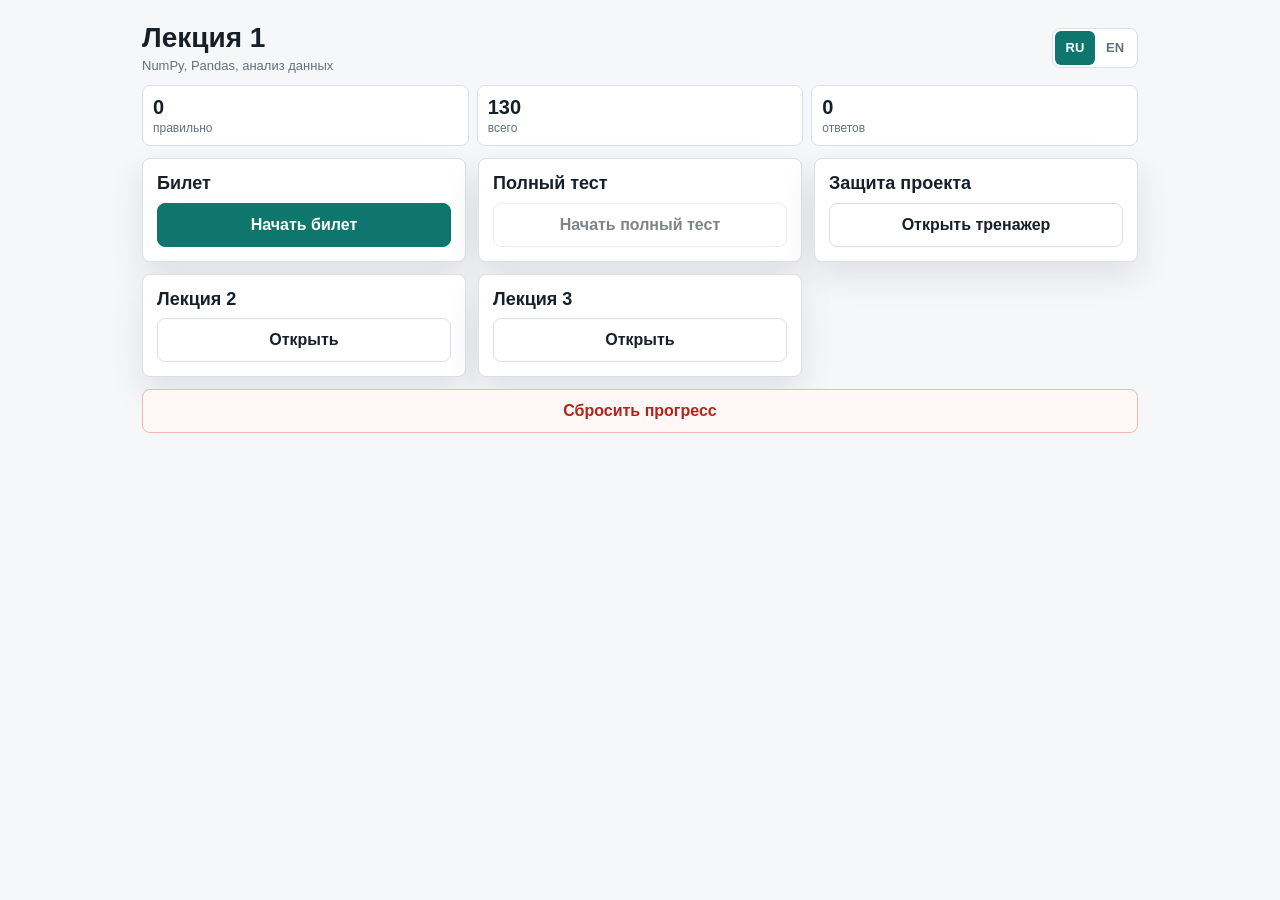
<file: index.html>
<!doctype html>
<html lang="ru">
<head>
  <meta charset="utf-8">
  <meta name="viewport" content="width=device-width, initial-scale=1">
  <title>Лекция 1: карточки NumPy и Pandas</title>
  <meta name="description" content="Mobile-first тренажер по первой лекции: NumPy, Pandas, базовый анализ данных.">
  <link rel="icon" href="data:image/svg+xml,%3Csvg xmlns='http://www.w3.org/2000/svg' viewBox='0 0 64 64'%3E%3Crect width='64' height='64' rx='12' fill='%230f766e'/%3E%3Ctext x='32' y='42' text-anchor='middle' font-size='30' font-family='Arial' font-weight='700' fill='white'%3E1%3C/text%3E%3C/svg%3E">
  <link rel="stylesheet" href="./styles.css">
</head>
<body>
  <main id="app" class="app" aria-live="polite"></main>
  <script src="./cards-extra.js"></script>
  <script src="./cards-i18n.js"></script>
  <script src="./app.js"></script>
</body>
</html>
</file>
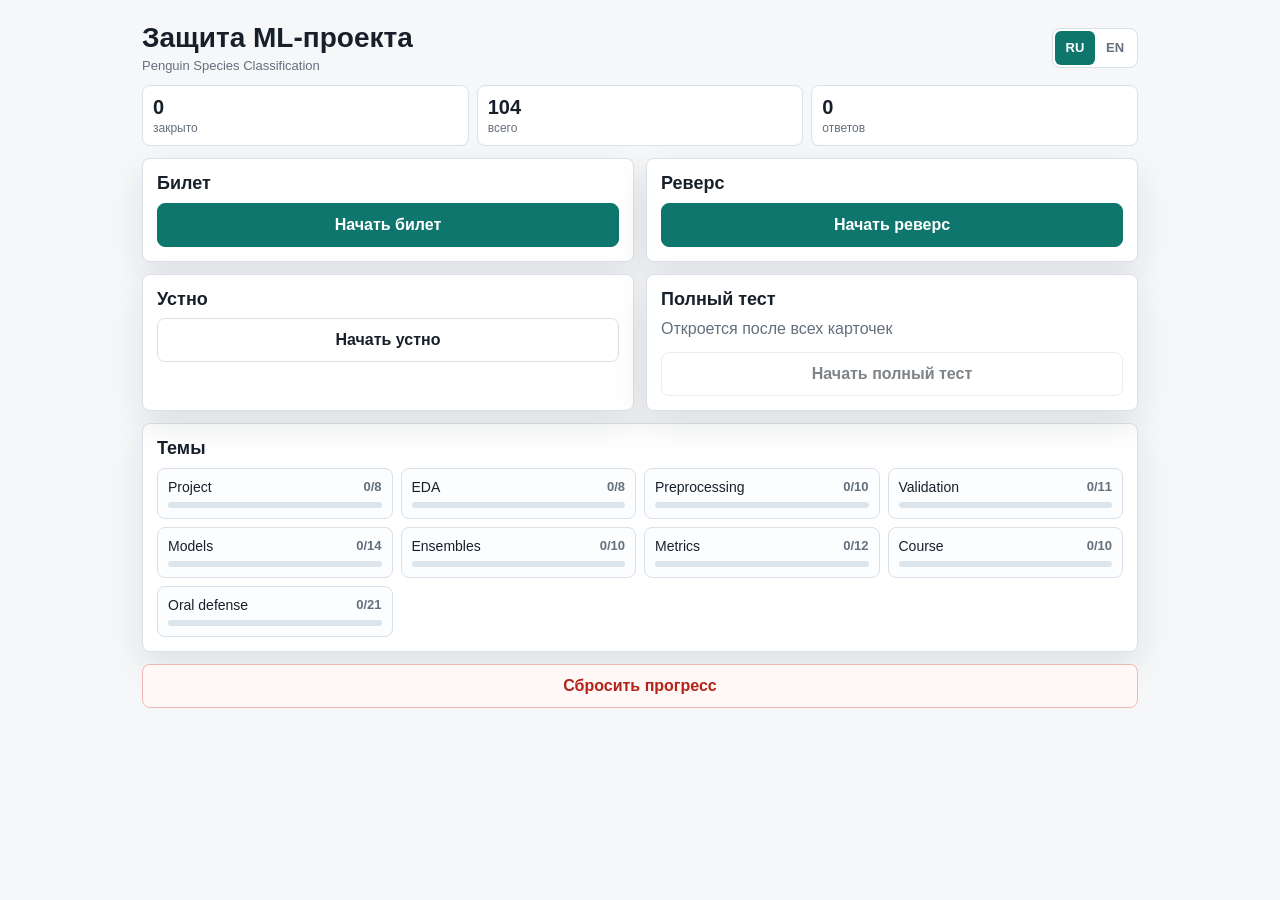
<file: defense/index.html>
<!doctype html>
<html lang="ru">
<head>
  <meta charset="utf-8">
  <meta name="viewport" content="width=device-width, initial-scale=1">
  <title>Защита ML-проекта: тренажер</title>
  <meta name="description" content="Тренажер для подготовки к защите ML-проекта по классификации пингвинов.">
  <link rel="icon" href="data:image/svg+xml,%3Csvg xmlns='http://www.w3.org/2000/svg' viewBox='0 0 64 64'%3E%3Crect width='64' height='64' rx='12' fill='%230b766e'/%3E%3Ccircle cx='32' cy='32' r='17' fill='white'/%3E%3C/svg%3E">
  <link rel="stylesheet" href="./styles.css">
</head>
<body>
  <main id="app" class="app" aria-live="polite"></main>
  <script src="./cards.js"></script>
  <script src="./app.js"></script>
</body>
</html>
</file>
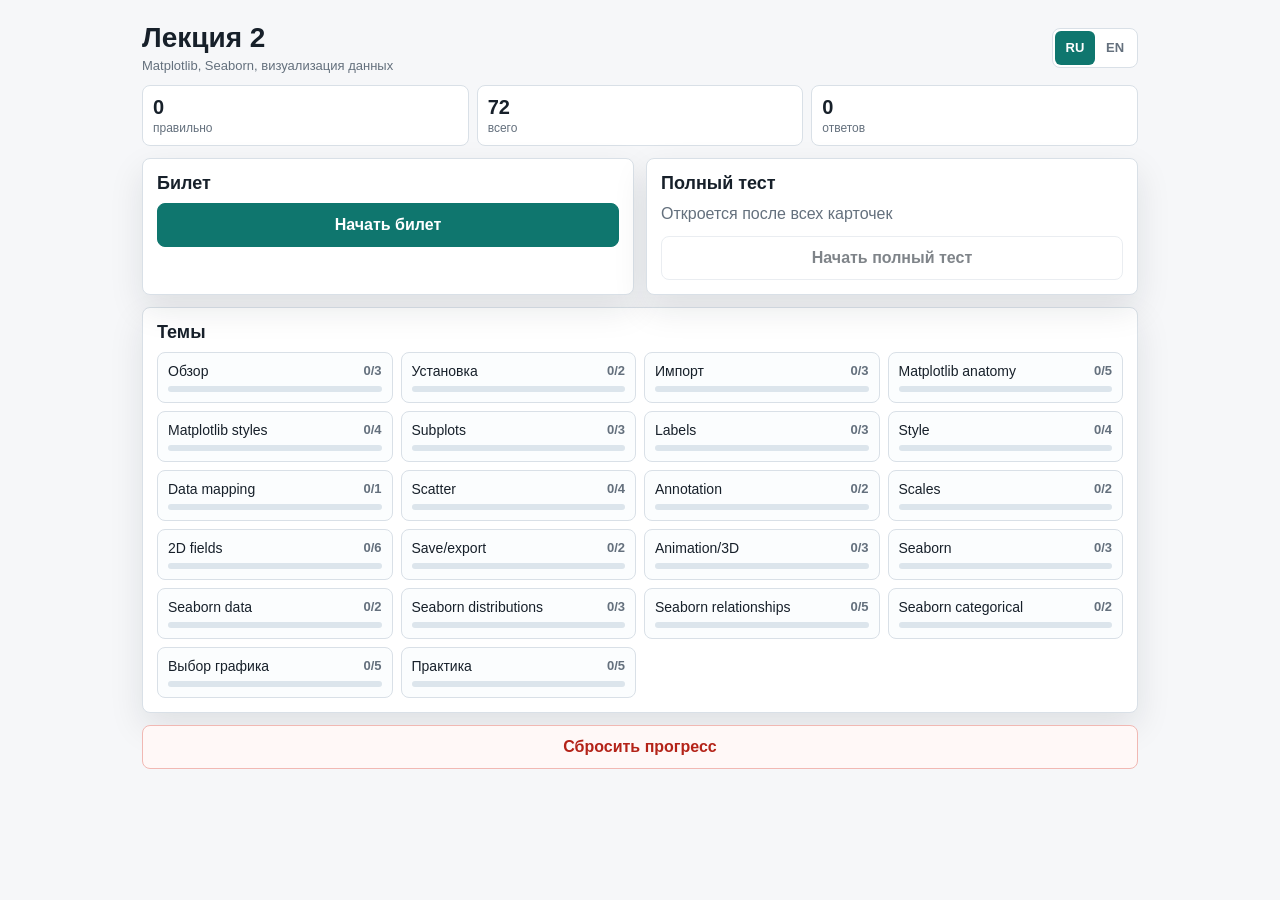
<file: lecture02/index.html>
<!doctype html>
<html lang="ru">
<head>
  <meta charset="utf-8">
  <meta name="viewport" content="width=device-width, initial-scale=1">
  <title>Лекция 2: карточки Matplotlib и Seaborn</title>
  <meta name="description" content="Mobile-first тренажер по второй лекции: Matplotlib, Seaborn и визуализация данных.">
  <link rel="icon" href="data:image/svg+xml,%3Csvg xmlns='http://www.w3.org/2000/svg' viewBox='0 0 64 64'%3E%3Crect width='64' height='64' rx='12' fill='%230f766e'/%3E%3Ccircle cx='32' cy='32' r='18' fill='white'/%3E%3C/svg%3E">
  <link rel="stylesheet" href="./styles.css">
</head>
<body>
  <main id="app" class="app" aria-live="polite"></main>
  <script src="./cards.js"></script>
  <script src="./app.js"></script>
</body>
</html>
</file>
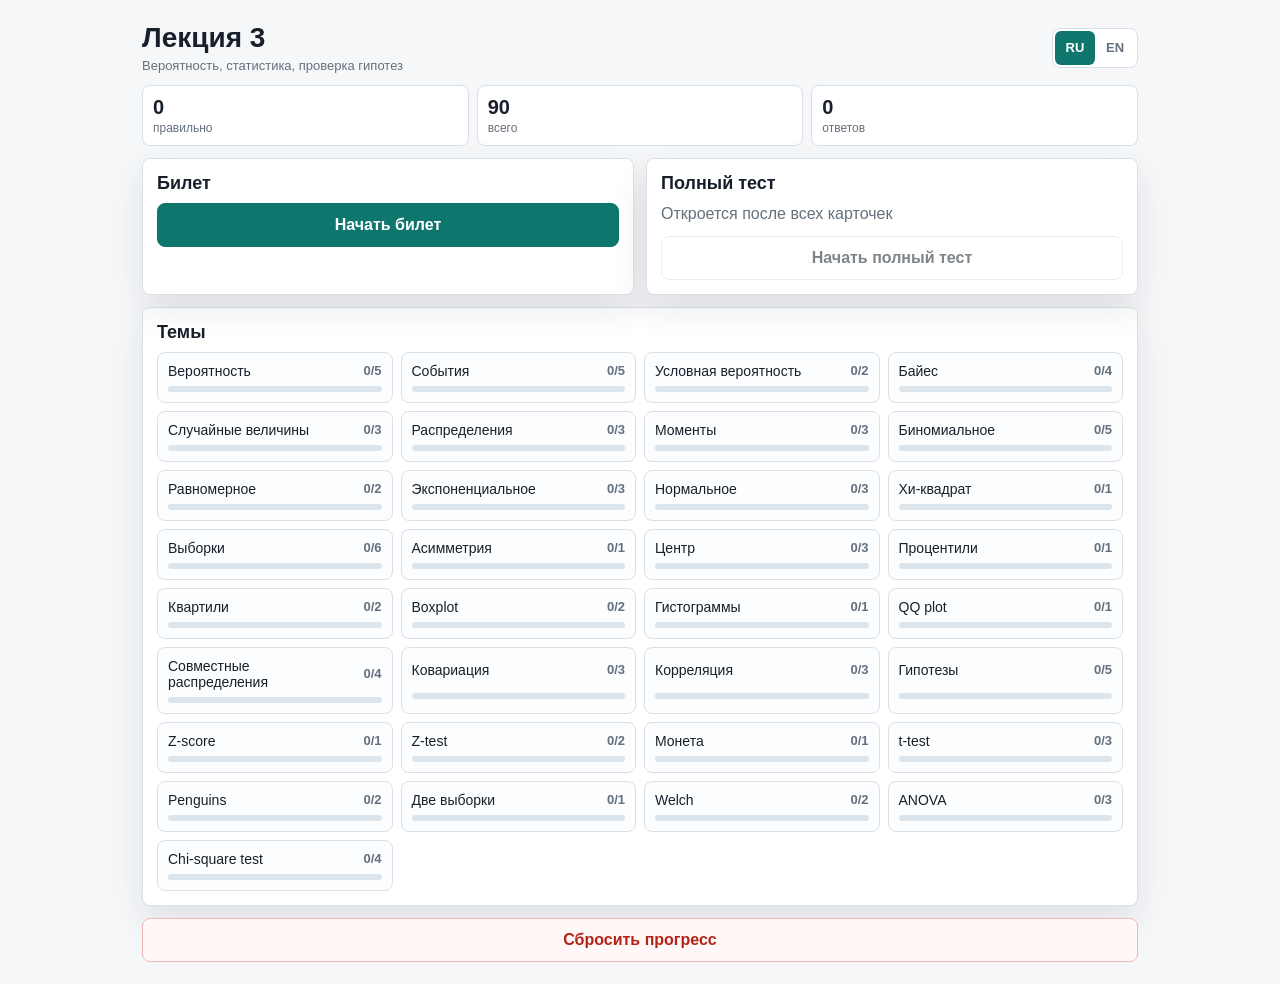
<file: lecture03/index.html>
<!doctype html>
<html lang="ru">
<head>
  <meta charset="utf-8">
  <meta name="viewport" content="width=device-width, initial-scale=1">
  <title>Лекция 3: карточки Probability and Statistics</title>
  <meta name="description" content="Mobile-first тренажер по третьей лекции: вероятность, статистика и проверка гипотез.">
  <link rel="icon" href="data:image/svg+xml,%3Csvg xmlns='http://www.w3.org/2000/svg' viewBox='0 0 64 64'%3E%3Crect width='64' height='64' rx='12' fill='%230f766e'/%3E%3Ccircle cx='32' cy='32' r='18' fill='white'/%3E%3C/svg%3E">
  <link rel="stylesheet" href="./styles.css">
</head>
<body>
  <main id="app" class="app" aria-live="polite"></main>
  <script src="./cards.js"></script>
  <script src="./app.js"></script>
</body>
</html>
</file>
<file: styles.css>
:root {
  color-scheme: light;
  --bg: #f6f7f9;
  --panel: #ffffff;
  --panel-2: #eef4f8;
  --text: #17202a;
  --muted: #64707d;
  --line: #d9e0e7;
  --accent: #0f766e;
  --accent-2: #2563eb;
  --good: #15803d;
  --bad: #b42318;
  --warn: #a15c00;
  --shadow: 0 14px 34px rgba(21, 30, 43, 0.10);
  --radius: 8px;
}

* {
  box-sizing: border-box;
}

html,
body {
  min-height: 100%;
}

body {
  margin: 0;
  background: var(--bg);
  color: var(--text);
  font-family: Arial, Helvetica, sans-serif;
  letter-spacing: 0;
}

button,
input {
  font: inherit;
}

.app {
  width: min(100%, 1040px);
  margin: 0 auto;
  padding: 14px;
}

.topbar {
  display: flex;
  align-items: center;
  justify-content: space-between;
  gap: 10px;
  margin-bottom: 12px;
}

.brand {
  min-width: 0;
}

.brand h1 {
  margin: 0;
  font-size: 20px;
  line-height: 1.15;
}

.brand p {
  margin: 4px 0 0;
  color: var(--muted);
  font-size: 13px;
}

.top-actions {
  display: flex;
  align-items: center;
  gap: 8px;
  flex: 0 0 auto;
}

.lang-toggle {
  display: inline-grid;
  grid-template-columns: repeat(2, 1fr);
  min-width: 86px;
  padding: 2px;
  border: 1px solid var(--line);
  border-radius: var(--radius);
  background: #ffffff;
}

.lang-toggle button {
  min-height: 34px;
  border: 0;
  border-radius: 6px;
  background: transparent;
  color: var(--muted);
  cursor: pointer;
  font-size: 13px;
  font-weight: 700;
}

.lang-toggle button.active {
  background: var(--accent);
  color: #ffffff;
}

.icon-btn,
.small-btn,
.primary-btn,
.ghost-btn,
.danger-btn,
.answer-btn {
  border: 1px solid var(--line);
  border-radius: var(--radius);
  background: var(--panel);
  color: var(--text);
  cursor: pointer;
  min-height: 44px;
}

.icon-btn {
  width: 44px;
  padding: 0;
  font-size: 18px;
}

.small-btn {
  padding: 8px 11px;
  min-height: 38px;
  font-size: 14px;
}

.primary-btn,
.ghost-btn,
.danger-btn {
  width: 100%;
  padding: 12px 14px;
  font-weight: 700;
}

.primary-btn {
  border-color: var(--accent);
  background: var(--accent);
  color: #ffffff;
}

.ghost-btn {
  background: #ffffff;
}

.danger-btn {
  border-color: #f1b8b3;
  color: var(--bad);
  background: #fff8f7;
}

.home-grid {
  display: grid;
  gap: 12px;
}

.mode-card,
.study-card,
.result-card {
  background: var(--panel);
  border: 1px solid var(--line);
  border-radius: var(--radius);
  box-shadow: var(--shadow);
}

.mode-card {
  padding: 14px;
}

.mode-card h2,
.study-card h2,
.result-card h2 {
  margin: 0 0 8px;
  font-size: 18px;
  line-height: 1.2;
}

.mode-card p,
.result-card p {
  margin: 0 0 12px;
  color: var(--muted);
  line-height: 1.35;
}

.stats {
  display: grid;
  grid-template-columns: repeat(3, 1fr);
  gap: 8px;
  margin-bottom: 12px;
}

.stat {
  padding: 10px;
  border: 1px solid var(--line);
  border-radius: var(--radius);
  background: var(--panel);
}

.stat strong {
  display: block;
  font-size: 20px;
}

.stat span {
  display: block;
  margin-top: 2px;
  color: var(--muted);
  font-size: 12px;
}

.toolbar {
  position: sticky;
  top: 0;
  z-index: 5;
  display: grid;
  gap: 10px;
  padding: 10px 0 12px;
  background: var(--bg);
}

.progress-wrap {
  display: grid;
  gap: 7px;
}

.progress-line {
  overflow: hidden;
  height: 9px;
  border-radius: 999px;
  background: #dce5ec;
}

.progress-fill {
  height: 100%;
  width: 0%;
  background: var(--accent);
  transition: width 180ms ease;
}

.progress-meta {
  display: flex;
  justify-content: space-between;
  color: var(--muted);
  font-size: 13px;
}

.number-grid {
  display: grid;
  grid-template-columns: repeat(10, 1fr);
  gap: 5px;
}

.num {
  min-width: 0;
  height: 30px;
  border: 1px solid var(--line);
  border-radius: 6px;
  background: #ffffff;
  color: var(--text);
  font-size: 12px;
}

.num.current {
  border-color: var(--accent-2);
  outline: 2px solid rgba(37, 99, 235, 0.18);
}

.num.right {
  border-color: #a7d9b5;
  background: #eefaf1;
  color: var(--good);
}

.num.wrong {
  border-color: #f4b3aa;
  background: #fff2f0;
  color: var(--bad);
}

.study-card {
  padding: 14px;
}

.tag-row {
  display: flex;
  flex-wrap: wrap;
  gap: 6px;
  margin-bottom: 10px;
}

.tag {
  display: inline-flex;
  align-items: center;
  min-height: 24px;
  padding: 3px 8px;
  border: 1px solid var(--line);
  border-radius: 999px;
  background: var(--panel-2);
  color: #365267;
  font-size: 12px;
}

.visual {
  width: 100%;
  aspect-ratio: 16 / 9;
  margin: 8px 0 12px;
  border: 1px solid var(--line);
  border-radius: var(--radius);
  background: #f9fbfc;
  object-fit: contain;
}

.question {
  margin: 0 0 12px;
  font-size: 20px;
  line-height: 1.28;
}

.answer-list {
  display: grid;
  gap: 8px;
}

.answer-btn {
  width: 100%;
  padding: 12px;
  text-align: left;
  line-height: 1.32;
  background: #ffffff;
}

.answer-btn.correct {
  border-color: #8fd0a4;
  background: #ecf9ef;
}

.answer-btn.incorrect {
  border-color: #eba097;
  background: #fff0ef;
}

.answer-btn:disabled {
  cursor: default;
}

.primary-btn:disabled,
.ghost-btn:disabled {
  cursor: not-allowed;
  opacity: 0.55;
}

.reveal {
  margin-top: 12px;
  padding: 12px;
  border-left: 4px solid var(--accent);
  background: #eef8f6;
  border-radius: 0 var(--radius) var(--radius) 0;
}

.reveal strong {
  display: block;
  margin-bottom: 4px;
}

.reveal p {
  margin: 0;
  line-height: 1.38;
}

.actions {
  display: grid;
  grid-template-columns: 1fr 1fr;
  gap: 8px;
  margin-top: 12px;
}

.actions.single {
  grid-template-columns: 1fr;
}

.code {
  display: inline-block;
  padding: 1px 5px;
  border-radius: 5px;
  background: #eef1f5;
  font-family: Consolas, Monaco, monospace;
  font-size: 0.95em;
}

.summary-list {
  display: grid;
  gap: 8px;
  margin-top: 12px;
}

.summary-item {
  padding: 10px;
  border: 1px solid var(--line);
  border-radius: var(--radius);
  background: #ffffff;
}

.summary-item strong {
  display: block;
  margin-bottom: 4px;
}

@media (min-width: 720px) {
  .app {
    padding: 22px;
  }

  .brand h1 {
    font-size: 28px;
  }

  .home-grid {
    grid-template-columns: repeat(3, 1fr);
  }

  .study-card {
    display: grid;
    grid-template-columns: minmax(260px, 39%) 1fr;
    gap: 18px;
    padding: 18px;
  }

  .study-main {
    min-width: 0;
  }

  .visual {
    margin: 0;
    align-self: start;
  }

  .toolbar {
    grid-template-columns: 1fr auto;
    align-items: center;
  }

  .number-grid {
    min-width: 360px;
  }
}
</file>
<file: defense/styles.css>
:root {
  color-scheme: light;
  --bg: #f6f7f9;
  --panel: #ffffff;
  --panel-2: #eef4f8;
  --text: #17202a;
  --muted: #64707d;
  --line: #d9e0e7;
  --accent: #0f766e;
  --accent-2: #2563eb;
  --good: #15803d;
  --bad: #b42318;
  --shadow: 0 14px 34px rgba(21, 30, 43, 0.10);
  --radius: 8px;
}

* {
  box-sizing: border-box;
}

html,
body {
  min-height: 100%;
}

body {
  margin: 0;
  background: var(--bg);
  color: var(--text);
  font-family: Arial, Helvetica, sans-serif;
  letter-spacing: 0;
}

button {
  font: inherit;
}

.app {
  width: min(100%, 1040px);
  margin: 0 auto;
  padding: 14px;
}

.topbar {
  display: flex;
  align-items: center;
  justify-content: space-between;
  gap: 10px;
  margin-bottom: 12px;
}

.brand {
  min-width: 0;
}

.brand h1 {
  margin: 0;
  font-size: 20px;
  line-height: 1.15;
}

.brand p {
  margin: 4px 0 0;
  color: var(--muted);
  font-size: 13px;
}

.top-actions {
  display: flex;
  align-items: center;
  gap: 8px;
  flex: 0 0 auto;
}

.lang-toggle {
  display: inline-grid;
  grid-template-columns: repeat(2, 1fr);
  min-width: 86px;
  padding: 2px;
  border: 1px solid var(--line);
  border-radius: var(--radius);
  background: #ffffff;
}

.lang-toggle button {
  min-height: 34px;
  border: 0;
  border-radius: 6px;
  background: transparent;
  color: var(--muted);
  cursor: pointer;
  font-size: 13px;
  font-weight: 700;
}

.lang-toggle button.active {
  background: var(--accent);
  color: #ffffff;
}

.icon-btn,
.primary-btn,
.ghost-btn,
.danger-btn,
.answer-btn {
  border: 1px solid var(--line);
  border-radius: var(--radius);
  background: var(--panel);
  color: var(--text);
  cursor: pointer;
  min-height: 44px;
}

.icon-btn {
  width: 44px;
  padding: 0;
  font-size: 18px;
}

.primary-btn,
.ghost-btn,
.danger-btn {
  width: 100%;
  padding: 12px 14px;
  font-weight: 700;
}

.primary-btn {
  border-color: var(--accent);
  background: var(--accent);
  color: #ffffff;
}

.ghost-btn {
  background: #ffffff;
}

.danger-btn {
  border-color: #f1b8b3;
  color: var(--bad);
  background: #fff8f7;
}

.primary-btn:disabled,
.ghost-btn:disabled {
  cursor: not-allowed;
  opacity: 0.55;
}

.home-grid {
  display: grid;
  gap: 12px;
}

.mode-card,
.study-card,
.result-card,
.topic-panel {
  background: var(--panel);
  border: 1px solid var(--line);
  border-radius: var(--radius);
  box-shadow: var(--shadow);
}

.mode-card,
.topic-panel {
  padding: 14px;
}

.mode-card h2,
.study-card h2,
.result-card h2,
.topic-panel h2 {
  margin: 0 0 8px;
  font-size: 18px;
  line-height: 1.2;
}

.mode-card p,
.result-card p {
  min-height: 19px;
  margin: 0 0 12px;
  color: var(--muted);
  line-height: 1.35;
}

.stats {
  display: grid;
  grid-template-columns: repeat(3, 1fr);
  gap: 8px;
  margin-bottom: 12px;
}

.stat {
  padding: 10px;
  border: 1px solid var(--line);
  border-radius: var(--radius);
  background: var(--panel);
}

.stat strong {
  display: block;
  font-size: 20px;
}

.stat span {
  display: block;
  margin-top: 2px;
  color: var(--muted);
  font-size: 12px;
}

.topic-panel {
  margin-top: 12px;
}

.topic-grid {
  display: grid;
  gap: 8px;
}

.topic-chip {
  display: grid;
  grid-template-columns: 1fr auto;
  gap: 7px 10px;
  align-items: center;
  padding: 10px;
  border: 1px solid var(--line);
  border-radius: var(--radius);
  background: #fbfdfe;
}

.topic-chip span {
  font-size: 14px;
}

.topic-chip strong {
  font-size: 13px;
  color: var(--muted);
}

.mini-line {
  grid-column: 1 / -1;
  overflow: hidden;
  height: 6px;
  border-radius: 999px;
  background: #dce5ec;
}

.mini-line div {
  height: 100%;
  background: var(--accent);
}

.toolbar {
  position: sticky;
  top: 0;
  z-index: 5;
  display: grid;
  gap: 10px;
  padding: 10px 0 12px;
  background: var(--bg);
}

.progress-wrap {
  display: grid;
  gap: 7px;
}

.progress-line {
  overflow: hidden;
  height: 9px;
  border-radius: 999px;
  background: #dce5ec;
}

.progress-fill {
  height: 100%;
  width: 0%;
  background: var(--accent);
  transition: width 180ms ease;
}

.progress-meta {
  display: flex;
  justify-content: space-between;
  color: var(--muted);
  font-size: 13px;
}

.number-grid {
  display: grid;
  grid-template-columns: repeat(10, 1fr);
  gap: 5px;
}

.num {
  min-width: 0;
  height: 30px;
  border: 1px solid var(--line);
  border-radius: 6px;
  background: #ffffff;
  color: var(--text);
  font-size: 12px;
}

.num.current {
  border-color: var(--accent-2);
  outline: 2px solid rgba(37, 99, 235, 0.18);
}

.num.right {
  border-color: #a7d9b5;
  background: #eefaf1;
  color: var(--good);
}

.num.wrong {
  border-color: #f4b3aa;
  background: #fff2f0;
  color: var(--bad);
}

.study-card {
  padding: 14px;
}

.tag-row {
  display: flex;
  flex-wrap: wrap;
  gap: 6px;
  margin-bottom: 10px;
}

.tag {
  display: inline-flex;
  align-items: center;
  min-height: 24px;
  padding: 3px 8px;
  border: 1px solid var(--line);
  border-radius: 999px;
  background: var(--panel-2);
  color: #365267;
  font-size: 12px;
}

.prompt {
  margin: 0 0 8px;
  color: var(--muted);
  font-size: 14px;
  line-height: 1.35;
}

.visual {
  width: 100%;
  aspect-ratio: 16 / 9;
  margin: 8px 0 12px;
  border: 1px solid var(--line);
  border-radius: var(--radius);
  background: #f9fbfc;
  object-fit: contain;
}

.question {
  margin: 0 0 12px;
  font-size: 20px;
  line-height: 1.28;
}

.answer-list {
  display: grid;
  gap: 8px;
}

.answer-btn {
  width: 100%;
  padding: 12px;
  text-align: left;
  line-height: 1.32;
  background: #ffffff;
}

.answer-btn.correct {
  border-color: #8fd0a4;
  background: #ecf9ef;
}

.answer-btn.incorrect {
  border-color: #eba097;
  background: #fff0ef;
}

.answer-btn:disabled {
  cursor: default;
}

.reveal {
  margin-top: 12px;
  padding: 12px;
  border-left: 4px solid var(--accent);
  background: #eef8f6;
  border-radius: 0 var(--radius) var(--radius) 0;
}

.reveal strong {
  display: block;
  margin-bottom: 4px;
  line-height: 1.35;
}

.reveal p {
  margin: 0;
  line-height: 1.38;
}

.actions {
  display: grid;
  grid-template-columns: 1fr 1fr;
  gap: 8px;
  margin-top: 12px;
}

.actions.single {
  grid-template-columns: 1fr;
}

.code {
  display: inline-block;
  padding: 1px 5px;
  border-radius: 5px;
  background: #eef1f5;
  font-family: Consolas, Monaco, monospace;
  font-size: 0.95em;
}

.summary-list {
  display: grid;
  gap: 8px;
  margin-top: 12px;
}

.summary-item {
  padding: 10px;
  border: 1px solid var(--line);
  border-radius: var(--radius);
  background: #ffffff;
}

.summary-item strong {
  display: block;
  margin-bottom: 4px;
}

@media (min-width: 720px) {
  .app {
    padding: 22px;
  }

  .brand h1 {
    font-size: 28px;
  }

  .home-grid {
    grid-template-columns: repeat(2, 1fr);
  }

  .topic-grid {
    grid-template-columns: repeat(4, 1fr);
  }

  .study-card {
    display: grid;
    grid-template-columns: minmax(260px, 38%) 1fr;
    gap: 18px;
    padding: 18px;
  }

  .study-main {
    min-width: 0;
  }

  .visual {
    margin: 0;
    align-self: start;
  }

  .toolbar {
    grid-template-columns: 1fr auto;
    align-items: center;
  }

  .number-grid {
    min-width: 360px;
  }
}
</file>
<file: lecture02/styles.css>
:root {
  color-scheme: light;
  --bg: #f6f7f9;
  --panel: #ffffff;
  --panel-2: #eef4f8;
  --text: #17202a;
  --muted: #64707d;
  --line: #d9e0e7;
  --accent: #0f766e;
  --accent-2: #2563eb;
  --good: #15803d;
  --bad: #b42318;
  --shadow: 0 14px 34px rgba(21, 30, 43, 0.10);
  --radius: 8px;
}

* { box-sizing: border-box; }
html, body { min-height: 100%; }
body {
  margin: 0;
  background: var(--bg);
  color: var(--text);
  font-family: Arial, Helvetica, sans-serif;
  letter-spacing: 0;
}
button { font: inherit; }
.app { width: min(100%, 1040px); margin: 0 auto; padding: 14px; }
.topbar { display: flex; align-items: center; justify-content: space-between; gap: 10px; margin-bottom: 12px; }
.brand { min-width: 0; }
.brand h1 { margin: 0; font-size: 20px; line-height: 1.15; }
.brand p { margin: 4px 0 0; color: var(--muted); font-size: 13px; }
.top-actions { display: flex; align-items: center; gap: 8px; flex: 0 0 auto; }
.lang-toggle { display: inline-grid; grid-template-columns: repeat(2, 1fr); min-width: 86px; padding: 2px; border: 1px solid var(--line); border-radius: var(--radius); background: #ffffff; }
.lang-toggle button { min-height: 34px; border: 0; border-radius: 6px; background: transparent; color: var(--muted); cursor: pointer; font-size: 13px; font-weight: 700; }
.lang-toggle button.active { background: var(--accent); color: #ffffff; }
.icon-btn, .primary-btn, .ghost-btn, .danger-btn, .answer-btn { border: 1px solid var(--line); border-radius: var(--radius); background: var(--panel); color: var(--text); cursor: pointer; min-height: 44px; }
.icon-btn { width: 44px; padding: 0; font-size: 18px; }
.primary-btn, .ghost-btn, .danger-btn { width: 100%; padding: 12px 14px; font-weight: 700; }
.primary-btn { border-color: var(--accent); background: var(--accent); color: #ffffff; }
.ghost-btn { background: #ffffff; }
.danger-btn { border-color: #f1b8b3; color: var(--bad); background: #fff8f7; }
.primary-btn:disabled, .ghost-btn:disabled { cursor: not-allowed; opacity: 0.55; }
.home-grid { display: grid; gap: 12px; }
.mode-card, .study-card, .result-card, .topic-panel { background: var(--panel); border: 1px solid var(--line); border-radius: var(--radius); box-shadow: var(--shadow); }
.mode-card, .topic-panel { padding: 14px; }
.mode-card h2, .study-card h2, .result-card h2, .topic-panel h2 { margin: 0 0 8px; font-size: 18px; line-height: 1.2; }
.mode-card p, .result-card p { min-height: 19px; margin: 0 0 12px; color: var(--muted); line-height: 1.35; }
.stats { display: grid; grid-template-columns: repeat(3, 1fr); gap: 8px; margin-bottom: 12px; }
.stat { padding: 10px; border: 1px solid var(--line); border-radius: var(--radius); background: var(--panel); }
.stat strong { display: block; font-size: 20px; }
.stat span { display: block; margin-top: 2px; color: var(--muted); font-size: 12px; }
.topic-panel { margin-top: 12px; }
.topic-grid { display: grid; gap: 8px; }
.topic-chip { display: grid; grid-template-columns: 1fr auto; gap: 7px 10px; align-items: center; padding: 10px; border: 1px solid var(--line); border-radius: var(--radius); background: #fbfdfe; }
.topic-chip span { font-size: 14px; }
.topic-chip strong { font-size: 13px; color: var(--muted); }
.mini-line { grid-column: 1 / -1; overflow: hidden; height: 6px; border-radius: 999px; background: #dce5ec; }
.mini-line div { height: 100%; background: var(--accent); }
.toolbar { position: sticky; top: 0; z-index: 5; display: grid; gap: 10px; padding: 10px 0 12px; background: var(--bg); }
.progress-wrap { display: grid; gap: 7px; }
.progress-line { overflow: hidden; height: 9px; border-radius: 999px; background: #dce5ec; }
.progress-fill { height: 100%; width: 0%; background: var(--accent); transition: width 180ms ease; }
.progress-meta { display: flex; justify-content: space-between; color: var(--muted); font-size: 13px; }
.number-grid { display: grid; grid-template-columns: repeat(10, 1fr); gap: 5px; }
.num { min-width: 0; height: 30px; border: 1px solid var(--line); border-radius: 6px; background: #ffffff; color: var(--text); font-size: 12px; }
.num.current { border-color: var(--accent-2); outline: 2px solid rgba(37, 99, 235, 0.18); }
.num.right { border-color: #a7d9b5; background: #eefaf1; color: var(--good); }
.num.wrong { border-color: #f4b3aa; background: #fff2f0; color: var(--bad); }
.study-card { padding: 14px; }
.tag-row { display: flex; flex-wrap: wrap; gap: 6px; margin-bottom: 10px; }
.tag { display: inline-flex; align-items: center; min-height: 24px; padding: 3px 8px; border: 1px solid var(--line); border-radius: 999px; background: var(--panel-2); color: #365267; font-size: 12px; }
.visual { width: 100%; aspect-ratio: 16 / 9; margin: 8px 0 12px; border: 1px solid var(--line); border-radius: var(--radius); background: #f9fbfc; object-fit: contain; }
.question { margin: 0 0 12px; font-size: 20px; line-height: 1.28; }
.answer-list { display: grid; gap: 8px; }
.answer-btn { width: 100%; padding: 12px; text-align: left; line-height: 1.32; background: #ffffff; }
.answer-btn.correct { border-color: #8fd0a4; background: #ecf9ef; }
.answer-btn.incorrect { border-color: #eba097; background: #fff0ef; }
.answer-btn:disabled { cursor: default; }
.reveal { margin-top: 12px; padding: 12px; border-left: 4px solid var(--accent); background: #eef8f6; border-radius: 0 var(--radius) var(--radius) 0; }
.reveal strong { display: block; margin-bottom: 4px; line-height: 1.35; }
.reveal p { margin: 0; line-height: 1.38; }
.actions { display: grid; grid-template-columns: 1fr 1fr; gap: 8px; margin-top: 12px; }
.actions.single { grid-template-columns: 1fr; }
.code { display: inline-block; padding: 1px 5px; border-radius: 5px; background: #eef1f5; font-family: Consolas, Monaco, monospace; font-size: 0.95em; }
.summary-list { display: grid; gap: 8px; margin-top: 12px; }
.summary-item { padding: 10px; border: 1px solid var(--line); border-radius: var(--radius); background: #ffffff; }
.summary-item strong { display: block; margin-bottom: 4px; }
@media (min-width: 720px) {
  .app { padding: 22px; }
  .brand h1 { font-size: 28px; }
  .home-grid { grid-template-columns: repeat(2, 1fr); }
  .topic-grid { grid-template-columns: repeat(4, 1fr); }
  .study-card { display: grid; grid-template-columns: minmax(260px, 38%) 1fr; gap: 18px; padding: 18px; }
  .study-main { min-width: 0; }
  .visual { margin: 0; align-self: start; }
  .toolbar { grid-template-columns: 1fr auto; align-items: center; }
  .number-grid { min-width: 360px; }
}
</file>
<file: lecture03/styles.css>
:root {
  color-scheme: light;
  --bg: #f6f7f9;
  --panel: #ffffff;
  --panel-2: #eef4f8;
  --text: #17202a;
  --muted: #64707d;
  --line: #d9e0e7;
  --accent: #0f766e;
  --accent-2: #2563eb;
  --good: #15803d;
  --bad: #b42318;
  --shadow: 0 14px 34px rgba(21, 30, 43, 0.10);
  --radius: 8px;
}

* { box-sizing: border-box; }
html, body { min-height: 100%; }
body {
  margin: 0;
  background: var(--bg);
  color: var(--text);
  font-family: Arial, Helvetica, sans-serif;
  letter-spacing: 0;
}
button { font: inherit; }
.app { width: min(100%, 1040px); margin: 0 auto; padding: 14px; }
.topbar { display: flex; align-items: center; justify-content: space-between; gap: 10px; margin-bottom: 12px; }
.brand { min-width: 0; }
.brand h1 { margin: 0; font-size: 20px; line-height: 1.15; }
.brand p { margin: 4px 0 0; color: var(--muted); font-size: 13px; }
.top-actions { display: flex; align-items: center; gap: 8px; flex: 0 0 auto; }
.lang-toggle { display: inline-grid; grid-template-columns: repeat(2, 1fr); min-width: 86px; padding: 2px; border: 1px solid var(--line); border-radius: var(--radius); background: #ffffff; }
.lang-toggle button { min-height: 34px; border: 0; border-radius: 6px; background: transparent; color: var(--muted); cursor: pointer; font-size: 13px; font-weight: 700; }
.lang-toggle button.active { background: var(--accent); color: #ffffff; }
.icon-btn, .primary-btn, .ghost-btn, .danger-btn, .answer-btn { border: 1px solid var(--line); border-radius: var(--radius); background: var(--panel); color: var(--text); cursor: pointer; min-height: 44px; }
.icon-btn { width: 44px; padding: 0; font-size: 18px; }
.primary-btn, .ghost-btn, .danger-btn { width: 100%; padding: 12px 14px; font-weight: 700; }
.primary-btn { border-color: var(--accent); background: var(--accent); color: #ffffff; }
.ghost-btn { background: #ffffff; }
.danger-btn { border-color: #f1b8b3; color: var(--bad); background: #fff8f7; }
.primary-btn:disabled, .ghost-btn:disabled { cursor: not-allowed; opacity: 0.55; }
.home-grid { display: grid; gap: 12px; }
.mode-card, .study-card, .result-card, .topic-panel { background: var(--panel); border: 1px solid var(--line); border-radius: var(--radius); box-shadow: var(--shadow); }
.mode-card, .topic-panel { padding: 14px; }
.mode-card h2, .study-card h2, .result-card h2, .topic-panel h2 { margin: 0 0 8px; font-size: 18px; line-height: 1.2; }
.mode-card p, .result-card p { min-height: 19px; margin: 0 0 12px; color: var(--muted); line-height: 1.35; }
.stats { display: grid; grid-template-columns: repeat(3, 1fr); gap: 8px; margin-bottom: 12px; }
.stat { padding: 10px; border: 1px solid var(--line); border-radius: var(--radius); background: var(--panel); }
.stat strong { display: block; font-size: 20px; }
.stat span { display: block; margin-top: 2px; color: var(--muted); font-size: 12px; }
.topic-panel { margin-top: 12px; }
.topic-grid { display: grid; gap: 8px; }
.topic-chip { display: grid; grid-template-columns: 1fr auto; gap: 7px 10px; align-items: center; padding: 10px; border: 1px solid var(--line); border-radius: var(--radius); background: #fbfdfe; }
.topic-chip span { font-size: 14px; }
.topic-chip strong { font-size: 13px; color: var(--muted); }
.mini-line { grid-column: 1 / -1; overflow: hidden; height: 6px; border-radius: 999px; background: #dce5ec; }
.mini-line div { height: 100%; background: var(--accent); }
.toolbar { position: sticky; top: 0; z-index: 5; display: grid; gap: 10px; padding: 10px 0 12px; background: var(--bg); }
.progress-wrap { display: grid; gap: 7px; }
.progress-line { overflow: hidden; height: 9px; border-radius: 999px; background: #dce5ec; }
.progress-fill { height: 100%; width: 0%; background: var(--accent); transition: width 180ms ease; }
.progress-meta { display: flex; justify-content: space-between; color: var(--muted); font-size: 13px; }
.number-grid { display: grid; grid-template-columns: repeat(10, 1fr); gap: 5px; }
.num { min-width: 0; height: 30px; border: 1px solid var(--line); border-radius: 6px; background: #ffffff; color: var(--text); font-size: 12px; }
.num.current { border-color: var(--accent-2); outline: 2px solid rgba(37, 99, 235, 0.18); }
.num.right { border-color: #a7d9b5; background: #eefaf1; color: var(--good); }
.num.wrong { border-color: #f4b3aa; background: #fff2f0; color: var(--bad); }
.study-card { padding: 14px; }
.tag-row { display: flex; flex-wrap: wrap; gap: 6px; margin-bottom: 10px; }
.tag { display: inline-flex; align-items: center; min-height: 24px; padding: 3px 8px; border: 1px solid var(--line); border-radius: 999px; background: var(--panel-2); color: #365267; font-size: 12px; }
.visual { width: 100%; aspect-ratio: 16 / 9; margin: 8px 0 12px; border: 1px solid var(--line); border-radius: var(--radius); background: #f9fbfc; object-fit: contain; }
.question { margin: 0 0 12px; font-size: 20px; line-height: 1.28; }
.answer-list { display: grid; gap: 8px; }
.answer-btn { width: 100%; padding: 12px; text-align: left; line-height: 1.32; background: #ffffff; }
.answer-btn.correct { border-color: #8fd0a4; background: #ecf9ef; }
.answer-btn.incorrect { border-color: #eba097; background: #fff0ef; }
.answer-btn:disabled { cursor: default; }
.reveal { margin-top: 12px; padding: 12px; border-left: 4px solid var(--accent); background: #eef8f6; border-radius: 0 var(--radius) var(--radius) 0; }
.reveal strong { display: block; margin-bottom: 4px; line-height: 1.35; }
.reveal p { margin: 0; line-height: 1.38; }
.actions { display: grid; grid-template-columns: 1fr 1fr; gap: 8px; margin-top: 12px; }
.actions.single { grid-template-columns: 1fr; }
.code { display: inline-block; padding: 1px 5px; border-radius: 5px; background: #eef1f5; font-family: Consolas, Monaco, monospace; font-size: 0.95em; }
.summary-list { display: grid; gap: 8px; margin-top: 12px; }
.summary-item { padding: 10px; border: 1px solid var(--line); border-radius: var(--radius); background: #ffffff; }
.summary-item strong { display: block; margin-bottom: 4px; }
@media (min-width: 720px) {
  .app { padding: 22px; }
  .brand h1 { font-size: 28px; }
  .home-grid { grid-template-columns: repeat(2, 1fr); }
  .topic-grid { grid-template-columns: repeat(4, 1fr); }
  .study-card { display: grid; grid-template-columns: minmax(260px, 38%) 1fr; gap: 18px; padding: 18px; }
  .study-main { min-width: 0; }
  .visual { margin: 0; align-self: start; }
  .toolbar { grid-template-columns: 1fr auto; align-items: center; }
  .number-grid { min-width: 360px; }
}
</file>
